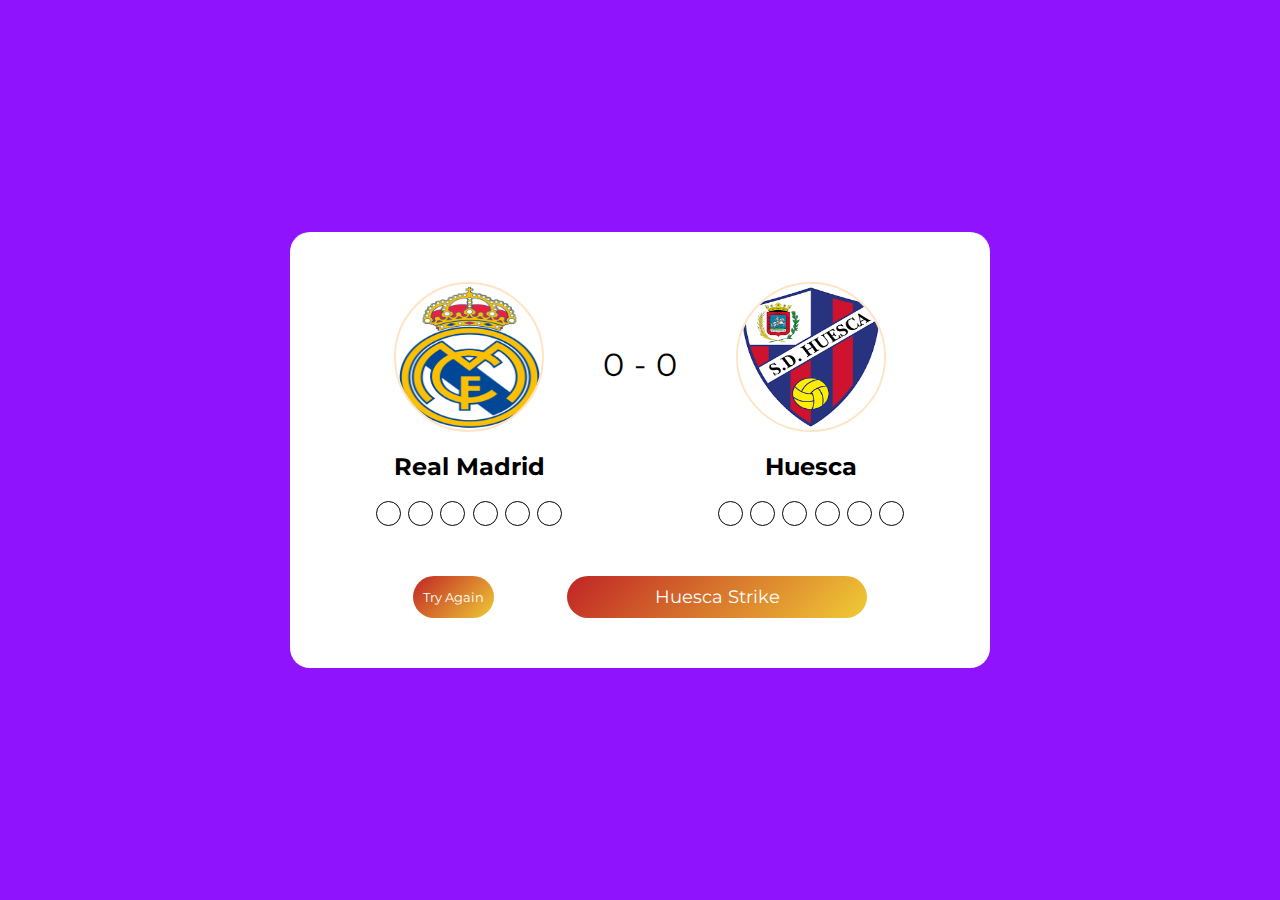
<file: index.html>
<!DOCTYPE html>
<html lang="en">
<head>
    <meta charset="UTF-8">
    <meta name="viewport" content="width=device-width, initial-scale=1.0">
    <title>Game-Play</title>
    <link rel="stylesheet" href="./Game-play.css">
    <script src="./Game-play.js"></script>
</head>
<body>
    <div class="container">
        <div class="row">
            <div class="col">
                <img
                    src="./assets/Real_Madrid.jpg"
                    alt=""
                    class="profile-icon"
                    height="150px"
                    width="150px"
                />
                <span class="name" id="team-1-name"></span>
                <div class="row round-runs" id="team-1-round-runs">
                    <div class='prog' id="qIndex"></div>
                    <div class='prog' id="qIndex"></div>
                    <div class='prog' id="qIndex"></div>
                    <div class='prog' id="qIndex"></div>
                    <div class='prog' id="qIndex"></div>
                    <div class='prog' id="qIndex"></div>
                </div>
            </div>
            <div class="col">
                <div class="row score">
                    <span id="team-1-score"></span>
                    <span>-</span>
                    <span id="team-2-score"></span>
                </div>
            </div>
            <div class="col">
                <img
                    src="./assets/Huesca.png"
                    alt=""
                    class="profile-icon"
                    height="150px"
                    width="150px"
                />
                <span class="name" id="team-2-name"></span>
                <div class="row round-runs" id="team-2-round-runs">
                    <div class='prog' id="qIndex"></div>
                    <div class='prog' id="qIndex"></div>
                    <div class='prog' id="qIndex"></div>
                    <div class='prog' id="qIndex"></div>
                    <div class='prog' id="qIndex"></div>
                    <div class='prog' id="qIndex"></div>
                </div>
            </div>
        </div>
        <div class="row">
            <button type="button" id="btn1" onclick="history.go(0)">Try Again</button>
            <button
                id="strike-button"
                onclick="handleStrikeButtonClick()"
            ></button>
        </div>
        <div class="row" id="result" hidden></div>
    </div>
</body>
</html>
</file>
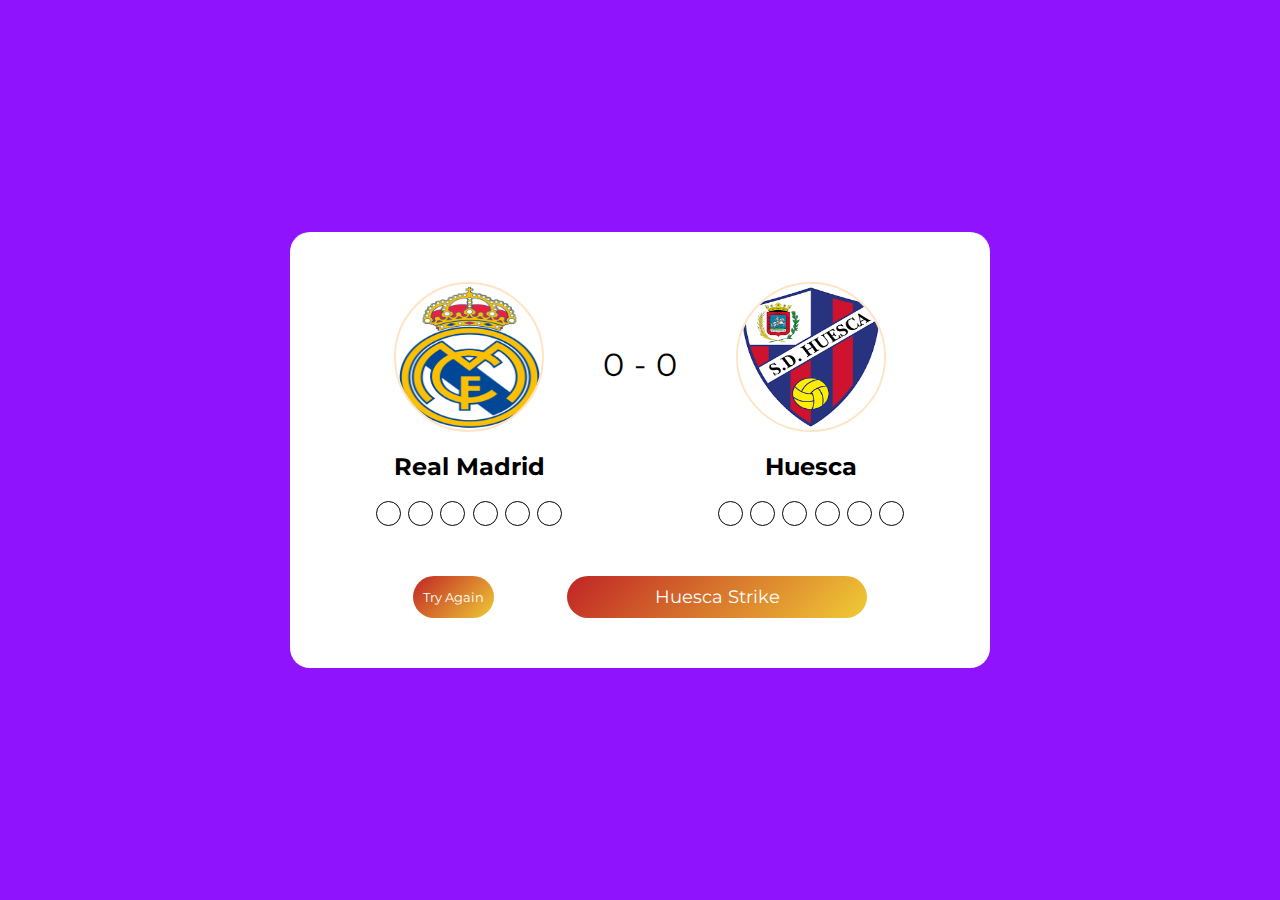
<file: Game-play.html>
<!DOCTYPE html>
<html lang="en">
<head>
    <meta charset="UTF-8">
    <meta name="viewport" content="width=device-width, initial-scale=1.0">
    <title>Game-Play</title>
    <link rel="stylesheet" href="./Game-play.css">
    <script src="./Game-play.js"></script>
</head>
<body>
    <div class="container">
        <div class="row">
            <div class="col">
                <img
                    src="./assets/Real_Madrid.jpg"
                    alt=""
                    class="profile-icon"
                    height="150px"
                    width="150px"
                />
                <span class="name" id="team-1-name"></span>
                <div class="row round-runs" id="team-1-round-runs">
                    <div class='prog' id="qIndex"></div>
                    <div class='prog' id="qIndex"></div>
                    <div class='prog' id="qIndex"></div>
                    <div class='prog' id="qIndex"></div>
                    <div class='prog' id="qIndex"></div>
                    <div class='prog' id="qIndex"></div>
                </div>
            </div>
            <div class="col">
                <div class="row score">
                    <span id="team-1-score"></span>
                    <span>-</span>
                    <span id="team-2-score"></span>
                </div>
            </div>
            <div class="col">
                <img
                    src="./assets/Huesca.png"
                    alt=""
                    class="profile-icon"
                    height="150px"
                    width="150px"
                />
                <span class="name" id="team-2-name"></span>
                <div class="row round-runs" id="team-2-round-runs">
                    <div class='prog' id="qIndex"></div>
                    <div class='prog' id="qIndex"></div>
                    <div class='prog' id="qIndex"></div>
                    <div class='prog' id="qIndex"></div>
                    <div class='prog' id="qIndex"></div>
                    <div class='prog' id="qIndex"></div>
                </div>
            </div>
        </div>
        <div class="row">
            <button type="button" id="btn1" onclick="history.go(0)">Try Again</button>
            <button
                id="strike-button"
                onclick="handleStrikeButtonClick()"
            ></button>
        </div>
        <div class="row" id="result" hidden></div>
    </div>
</body>
</html>
</file>
<file: Game-play.css>
@import url("https://fonts.googleapis.com/css?family=Montserrat&display=swap");
* {
	box-sizing: border-box;
	margin: 0;
	font-family: Montserrat;
}
body {
	background: #9013fe;
	display: flex;
	justify-content: center;
	height: 100vh;
}
.container {
	background: white;
	display: flex;
	flex-direction: column;
	border-radius: 20px;
	width: 700px;
	padding: 50px;
	align-self: center;
}
.row {
	display: flex;
	flex-direction: row;
}
.col {
	display: flex;
	flex-direction: column;
	justify-content: center;
	align-items: center;
}
.container > .row {
	width: 100%;
	justify-content: space-evenly;
}
.profile-icon {
    border-radius: 50%;
    border: 2px solid bisque;
}
.name {
	margin: 20px 0;
	font-size: x-large;
	font-weight: bold;
}
.score {
	margin: -80px 0 0;
	font-size: xx-large;
}
.score > span {
	margin: 0 5px;
}
.round-runs {
	font-size: xx-large;
	width: 200px;
	justify-content: space-evenly;
}

#strike-button {
	border: none;
	border-radius: 25px;
	background: linear-gradient(135deg, #c02425, #f0cb35);
	font-size: large;
	width: 300px;
	color: white;
	padding: 10px;
	margin-top: 50px;
	margin-bottom: -50px;
	outline: none;
}
#btn1 {
	border: none;
	border-radius: 25px;
	background: linear-gradient(135deg, #c02425, #f0cb35);
	/* font-size: large; */
	/* width: 300px; */
	color: white;
	padding: 10px;
	margin-top: 50px;
	margin-bottom: -50px;
	outline: none;
}
}
#strike-button:hover {
	box-shadow: 0 0 10px 0 black;
}

#result {
	margin-top: 50px;
	background: linear-gradient(90deg, #f79d00, #64f38c);
	background-clip: text;
	text-transform: uppercase;
	font-size: xx-large;
	font-weight: bold;
	color: transparent;
	-webkit-background-clip: text;
	-webkit-text-fill-color: transparent;
}

.prog{
	width : 25px;
	height : 25px;
	border: 1px solid #000;
	display: inline-block;
	border-radius: 50%;
 }
</file>
